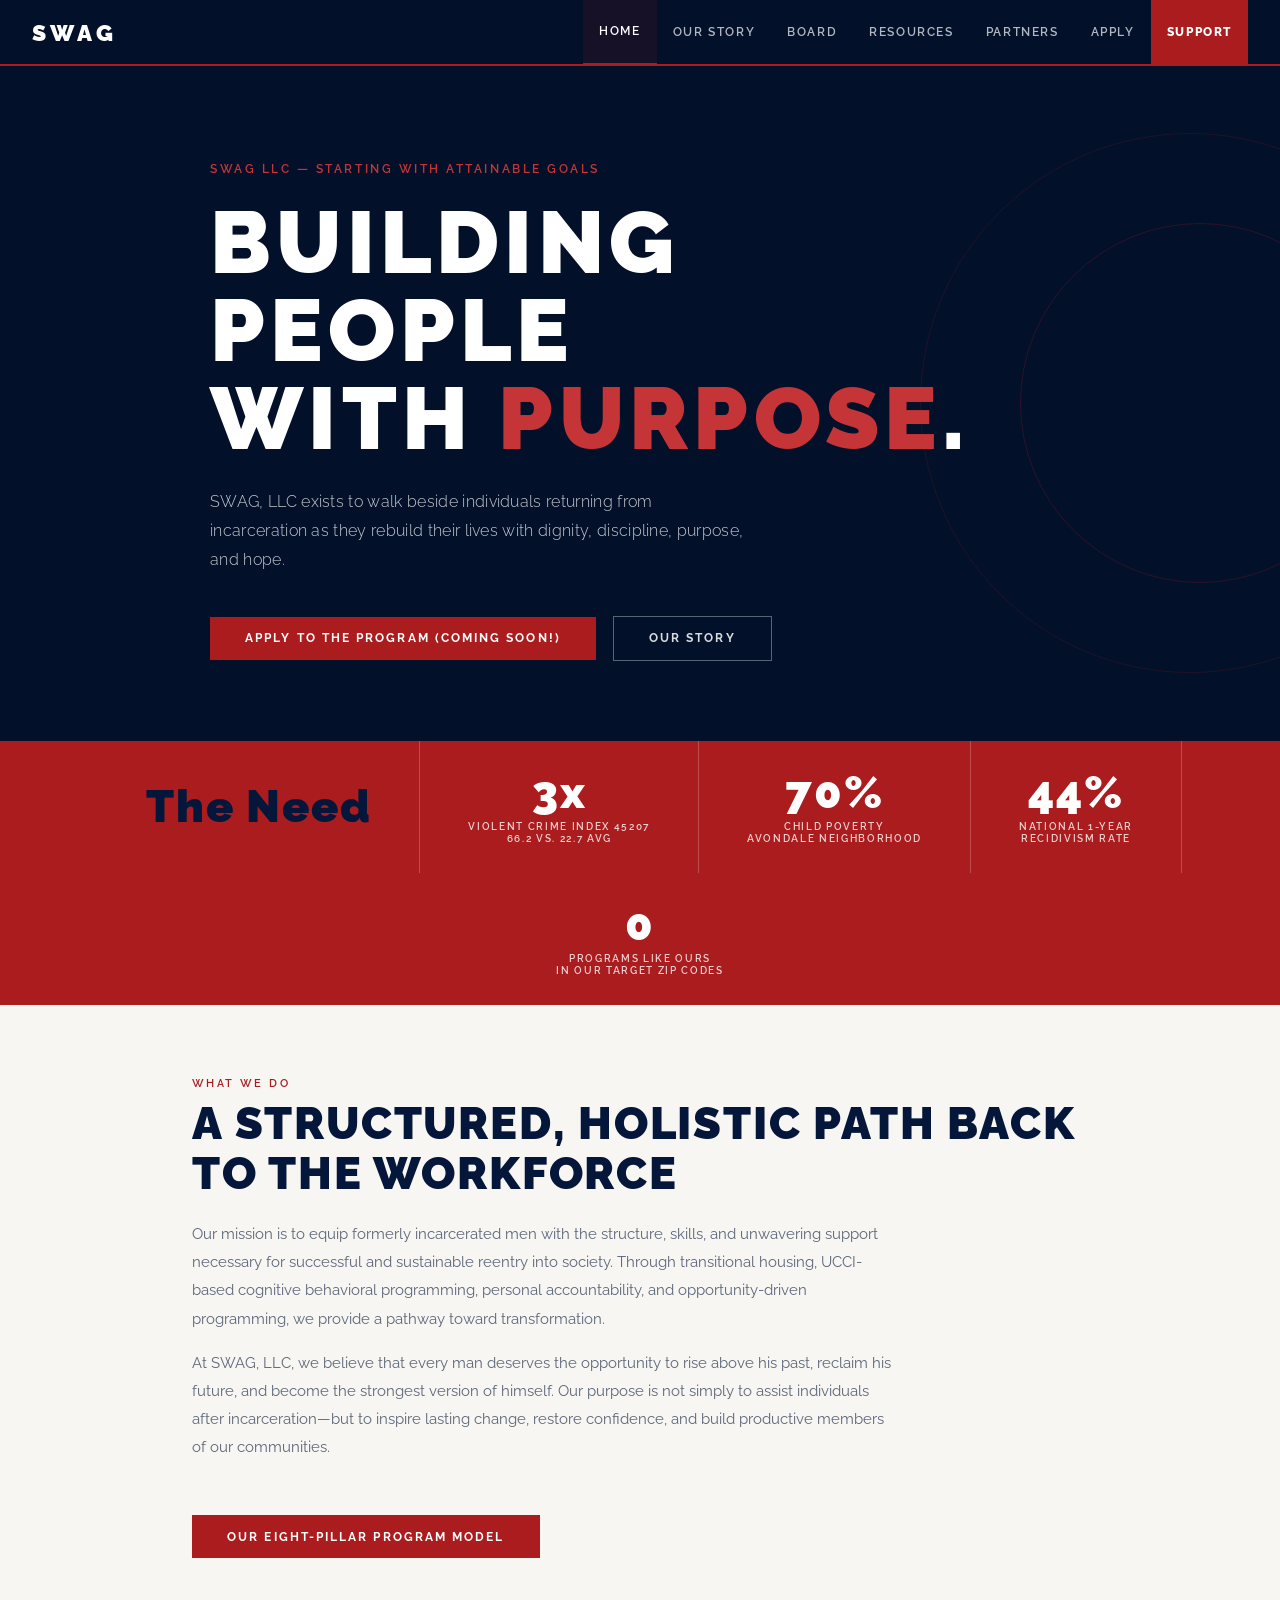
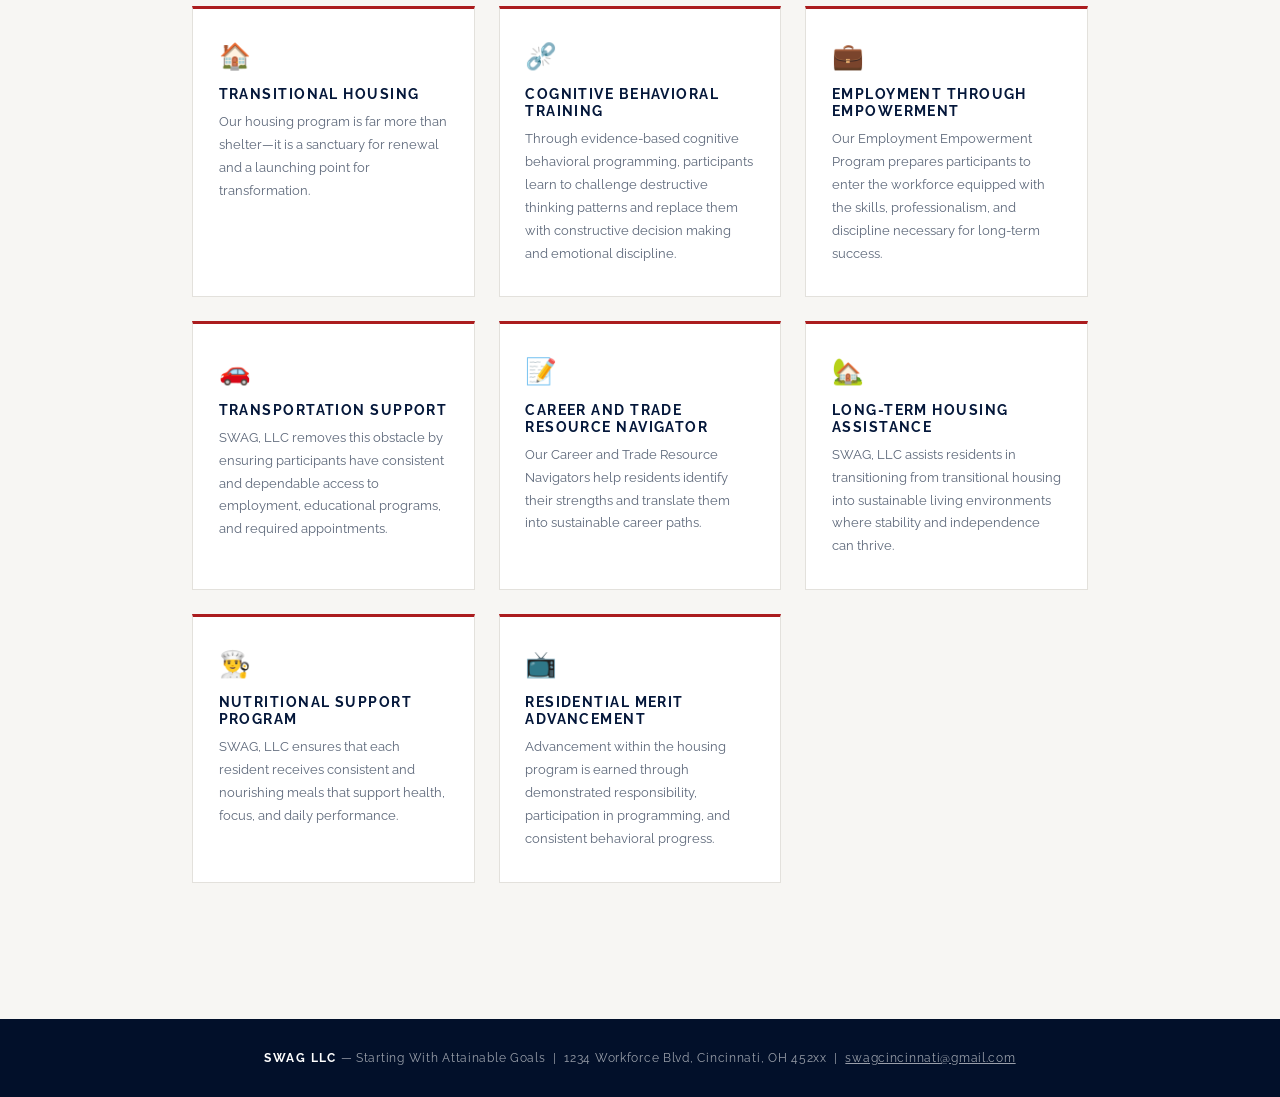
<file: index.html>
<!DOCTYPE html>
<html lang="en">
<head>
<meta charset="UTF-8">
<meta name="viewport" content="width=device-width, initial-scale=1.0">
<title>SWAG LLC &mdash; Building People with Purpose</title>
<link rel="stylesheet" href="style.css">
</head>
<body>

<nav>
  <a href="index.html" class="nav-logo">SWAG</a>
  <ul class="nav-links">
    <li><a href="index.html" class="active">Home</a></li>
    <li><a href="history.html">Our Story</a></li>
    <li><a href="board.html">Board</a></li>
    <li><a href="resources.html">Resources</a></li>
    <li><a href="partnerships.html">Partners</a></li>
    <li><a href="apply.html">Apply</a></li>
    <li><a href="support.html" class="nav-donate">Support</a></li>
  </ul>
</nav>

<div class="hero">
  <div class="hero-inner">
    <div class="hero-eyebrow">SWAG LLC &mdash; Starting With Attainable Goals</div>
    <h1>Building<br>People<br>with <em>purpose</em>.</h1>
    <p class="hero-sub">SWAG, LLC exists to walk beside individuals returning from incarceration as they rebuild their lives with dignity, discipline, purpose, and hope.</p>
    <a href="apply.html" class="btn">Apply to the Program (Coming Soon!)</a>
    <a href="history.html" class="btn btn-outline">Our Story</a>
  </div>
</div>

<div class="stats-bar">
  <h2 class="stat-item">The Need</h2>
  <div class="stat-item">
    <div class="stat-num">3x</div>
    <div class="stat-label">Violent crime index 45207<br>66.2 vs. 22.7 avg</div>
  </div>
  <div class="stat-item">
    <div class="stat-num">70%</div>
    <div class="stat-label">Child Poverty<br>Avondale neighborhood</div>
  </div>
  <div class="stat-item">
    <div class="stat-num">44%</div>
    <div class="stat-label">National 1-year<br>recidivism rate</div>
  </div>
  <div class="stat-item">
    <div class="stat-num">0</div>
    <div class="stat-label">Programs like ours<br>in our target zip codes</div>
  </div>
</div>

<div class="section">
    <div class="section-eyebrow">What We Do</div>
    <h2>A Structured, Holistic Path Back to the Workforce</h2>
    <p>Our mission is to equip formerly incarcerated men with the structure, skills, and unwavering support necessary for successful and sustainable reentry into society. Through transitional housing, UCCI-based cognitive behavioral programming, personal accountability, and opportunity-driven programming, we provide a pathway toward transformation.</p> 
    <p>At SWAG, LLC, we believe that every man deserves the opportunity to rise above his past, reclaim his future, and become the strongest version of himself. Our purpose is not simply to assist individuals after incarceration—but to inspire lasting change, restore confidence, and build productive members of our communities.</p>
    <br>
    <br>
    <h3><a href="resources.html" class="btn">OUR EIGHT-PILLAR PROGRAM MODEL</a></h3>

    <div class="pillars">
      <div class="pillar">
        <div class="pillar-icon">🏠</div>
        <h3>Transitional Housing</h3>
        <p>Our housing program is far more than shelter&mdash;it is a sanctuary for renewal and a launching point for transformation.</p>
      </div>
      <div class="pillar">
        <div class="pillar-icon">⛓️‍💥</div>
        <h3>Cognitive Behavioral Training</h3>
        <p>Through evidence-based cognitive behavioral programming, participants learn to challenge destructive thinking patterns and replace them with constructive decision making and emotional discipline.</p>
      </div>
      <div class="pillar">
        <div class="pillar-icon">💼</div>
        <h3>Employment Through Empowerment</h3>
        <p>Our Employment Empowerment Program prepares participants to enter the workforce equipped with the skills, professionalism, and discipline necessary for long-term success.</p>
      </div>
      <div class="pillar">
        <div class="pillar-icon">🚗</div>
        <h3>Transportation Support</h3>
        <p>SWAG, LLC removes this obstacle by ensuring participants have consistent and dependable access to employment, educational programs, and required appointments.</p>
      </div>
      <div class="pillar">
        <div class="pillar-icon">📝</div>
        <h3>Career and Trade Resource Navigator</h3>
        <p>Our Career and Trade Resource Navigators help residents identify their strengths and translate them into sustainable career paths.</p>
      </div>
      <div class="pillar">
        <div class="pillar-icon">🏡</div>
        <h3>Long-Term Housing Assistance</h3>
        <p>SWAG, LLC assists residents in transitioning from transitional housing into sustainable living environments where stability and independence can thrive.</p>
      </div>
      <div class="pillar">
        <div class="pillar-icon">👨‍🍳</div>
        <h3>Nutritional Support Program</h3>
        <p>SWAG, LLC ensures that each resident receives consistent and nourishing meals that support health, focus, and daily performance.</p>
      </div>
       <div class="pillar">
        <div class="pillar-icon">📺</div>
        <h3>Residential Merit Advancement</h3>
        <p>Advancement within the housing program is earned through demonstrated responsibility, participation in programming, and consistent behavioral progress.</p>
      </div>
    </div>
  </div>

  <footer>
    <strong>SWAG LLC</strong> &mdash; Starting With Attainable Goals &nbsp;|&nbsp; 1234 Workforce Blvd, Cincinnati, OH 452xx &nbsp;|&nbsp; <a href="mailto:swagcincinnati@gmail.com">swagcincinnati@gmail.com</a>
  </footer>
</div>

</body>
</html>
</file>
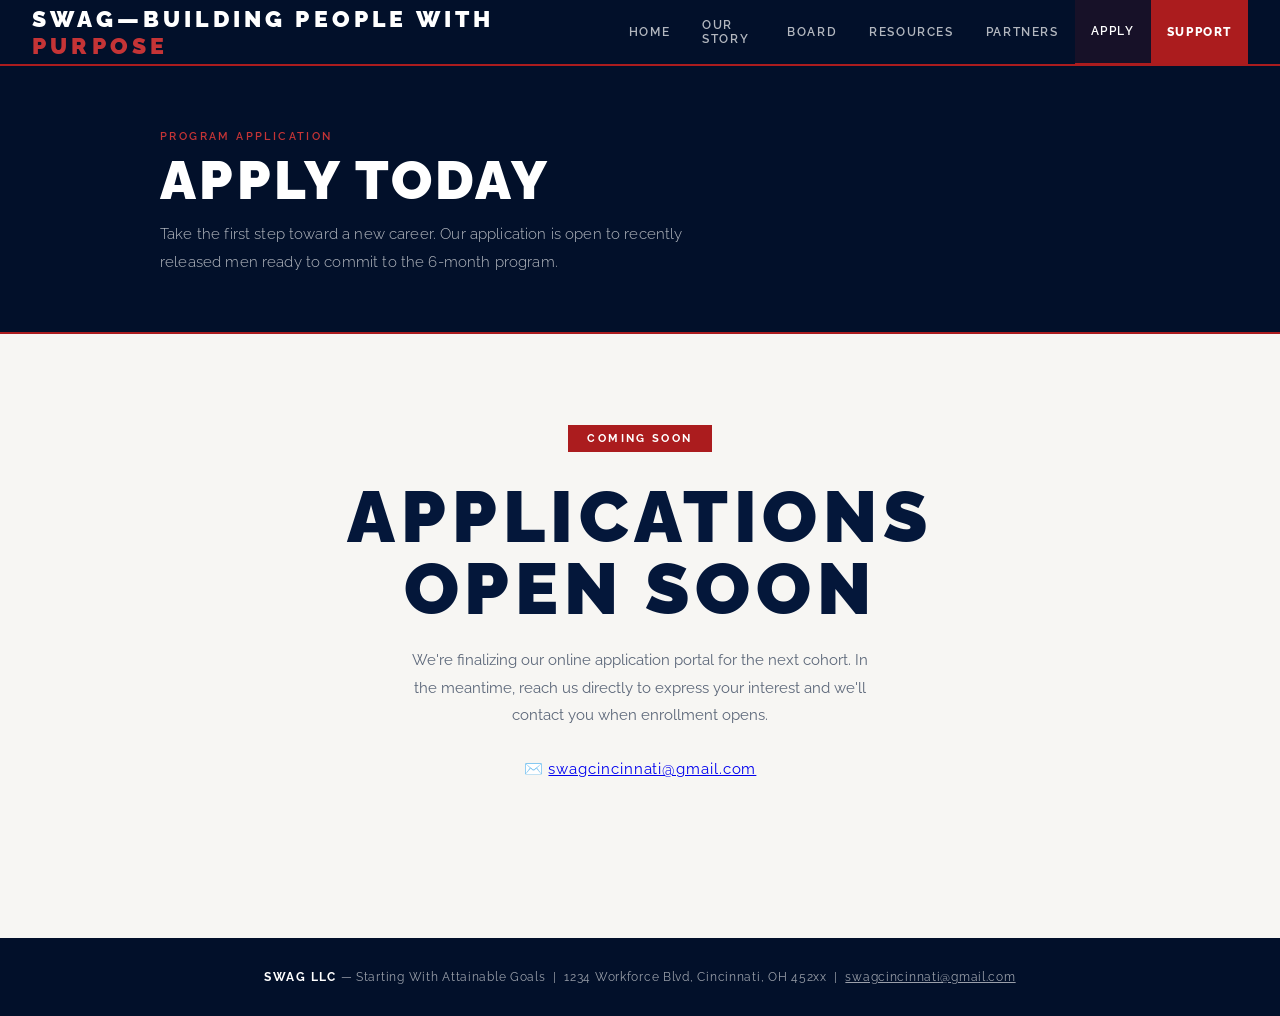
<file: apply.html>
<!DOCTYPE html>
<html lang="en">
<head>
<meta charset="UTF-8">
<meta name="viewport" content="width=device-width, initial-scale=1.0">
<title>SWAG LLC &mdash; Building People with Purpose</title>
<link rel="stylesheet" href="style.css">
</head>
<body>

<nav>
  <a href="index.html" class="nav-logo">SWAG&mdash;Building People With <span>Purpose</span></a>
  <ul class="nav-links">
    <li><a href="index.html">Home</a></li>
    <li><a href="history.html">Our Story</a></li>
    <li><a href="board.html">Board</a></li>
    <li><a href="resources.html">Resources</a></li>
    <li><a href="partnerships.html">Partners</a></li>
    <li><a href="apply.html" class="active">Apply</a></li>
     <li><a href="support.html" class="nav-donate">Support</a></li>
  </ul>
</nav>

<div class="page-header">
  <div class="page-header-inner">
    <div class="section-eyebrow">Program Application</div>
    <h2>Apply Today</h2>
    <p>Take the first step toward a new career. Our application is open to recently released men ready to commit to the 6-month program.</p>
  </div>
</div>

<div class="coming-soon-wrap">
  <div class="cs-badge">Coming Soon</div>
  <h2>Applications<br>Open Soon</h2>
  <p>We're finalizing our online application portal for the next cohort. In the meantime, reach us directly to express your interest and we'll contact you when enrollment opens.</p>
  <br>
  <p class="contact-info">✉️ <a href="mailto:swagcincinnati@gmail.com">swagcincinnati@gmail.com</a></p>
</div>

  <footer>
    <strong>SWAG LLC</strong> &mdash; Starting With Attainable Goals &nbsp;|&nbsp; 1234 Workforce Blvd, Cincinnati, OH 452xx &nbsp;|&nbsp; <a href="mailto:swagcincinnati@gmail.com">swagcincinnati@gmail.com</a>
  </footer>
</body>
</html>
</file>
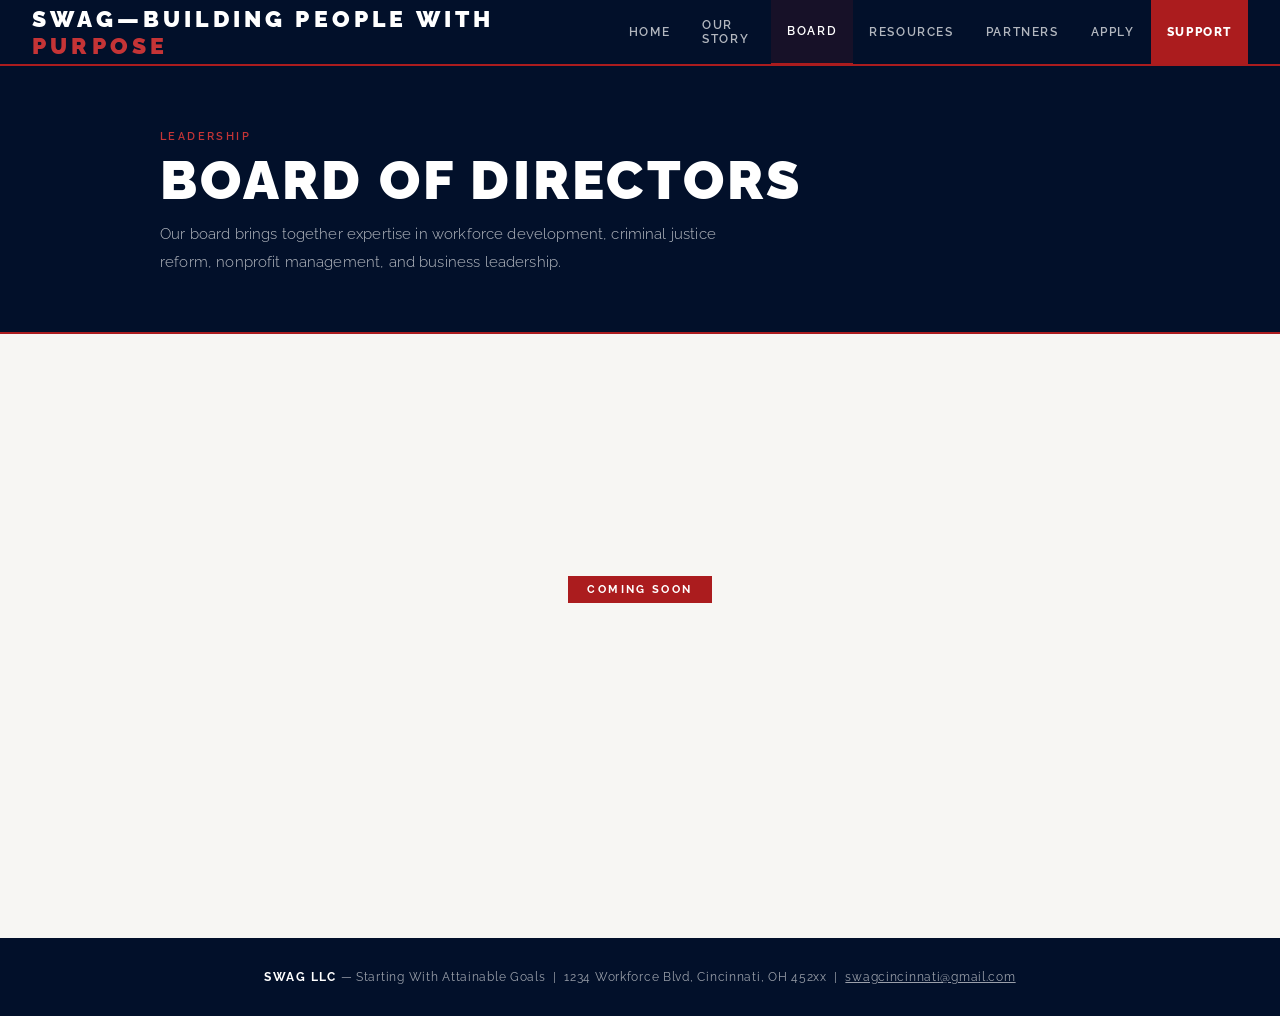
<file: board.html>
<!DOCTYPE html>
<html lang="en">
<head>
<meta charset="UTF-8">
<meta name="viewport" content="width=device-width, initial-scale=1.0">
<title>SWAG LLC &mdash; Building People with Purpose</title>
<link rel="stylesheet" href="style.css">
</head>
<body>

<nav>
  <a href="index.html" class="nav-logo">SWAG&mdash;Building People With <span>Purpose</span></a>
  <ul class="nav-links">
    <li><a href="index.html"">Home</a></li>
    <li><a href="history.html">Our Story</a></li>
    <li><a href="board.html" class="active">Board</a></li>
    <li><a href="resources.html">Resources</a></li>
    <li><a href="partnerships.html">Partners</a></li>
    <li><a href="apply.html">Apply</a></li>
    <li><a href="support.html" class="nav-donate">Support</a></li>
  </ul>
</nav>

<div class="page-header">
  <div class="page-header-inner">
    <div class="section-eyebrow">Leadership</div>
    <h2>Board of Directors</h2>
    <p>Our board brings together expertise in workforce development, criminal justice reform, nonprofit management, and business leadership.</p>
  </div>
</div>

<div class="coming-soon-wrap">
 <div class="cs-badge">Coming Soon</div>
</div>
<!-- Eventually 
<div class="section">
  <div class="board-grid">
    <div class="board-card">
      <div class="board-card-accent gold"></div>
      <div class="board-card-body">
        <div class="board-initials">JC</div>
        <div class="board-name">Joseph Caldwell</div>
        <div class="board-title">Founder &amp; CEO</div>
        <p class="board-bio"></p>
      </div>
    </div>
    <div class="board-card">
      <div class="board-card-accent gold"></div>
      <div class="board-card-body">
        <div class="board-initials">DO</div>
        <div class="board-name">Diane Okafor</div>
        <div class="board-title">Vice Chair &amp; Co-Founder</div>
        <p class="board-bio">Diane brings over a decade of experience in nonprofit administration and community-based social services. As co-founder, she oversees program operations, curriculum development, and participant case management.</p>
      </div>
    </div>
    <div class="board-card">
      <div class="board-card-accent"></div>
      <div class="board-card-body">
        <div class="board-initials">RT</div>
        <div class="board-name">Raymond Torres</div>
        <div class="board-title">Treasurer</div>
        <p class="board-bio">Raymond is a certified public accountant and partner at a Houston-based financial advisory firm. He chairs TXBH's finance committee, overseeing budgeting, grant compliance, and financial reporting to ensure organizational sustainability.</p>
      </div>
    </div>
    <div class="board-card">
      <div class="board-card-accent"></div>
      <div class="board-card-body">
        <div class="board-initials">KJ</div>
        <div class="board-name">Keisha Johnson</div>
        <div class="board-title">Secretary</div>
        <p class="board-bio">Keisha is a licensed social worker and adjunct professor in criminal justice at a Houston-area university. Her expertise in reentry policy and trauma-informed care shapes TXBH's participant support and intake processes.</p>
      </div>
    </div>
    <div class="board-card">
      <div class="board-card-accent"></div>
      <div class="board-card-body">
        <div class="board-initials">AL</div>
        <div class="board-name">Anthony Lewis</div>
        <div class="board-title">Director at Large</div>
        <p class="board-bio">Anthony is a program alumnus who completed the TXBH program in 2021 and is now a site supervisor at a regional logistics company. His experience as a participant gives the board an essential perspective on program effectiveness and participant needs.</p>
      </div>
    </div>
  </div>
</div>
-->
  <footer>
    <strong>SWAG LLC</strong> &mdash; Starting With Attainable Goals &nbsp;|&nbsp; 1234 Workforce Blvd, Cincinnati, OH 452xx &nbsp;|&nbsp; <a href="mailto:swagcincinnati@gmail.com">swagcincinnati@gmail.com</a>
  </footer>

</body>
</html>
</file>
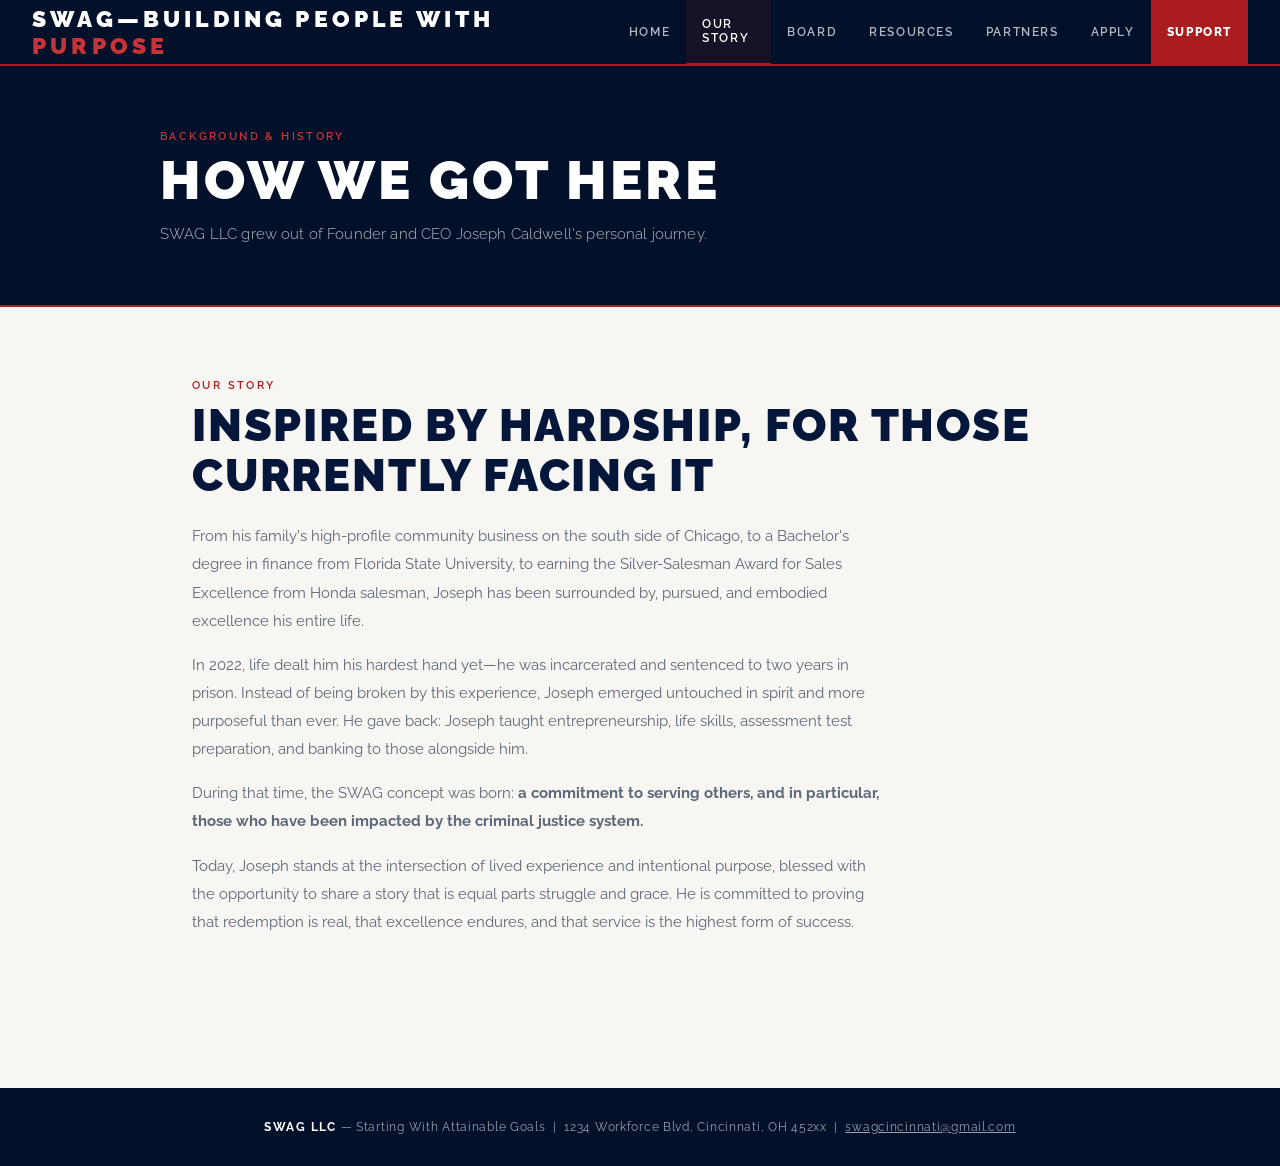
<file: history.html>
<!DOCTYPE html>
<html lang="en">
<head>
<meta charset="UTF-8">
<meta name="viewport" content="width=device-width, initial-scale=1.0">
<title>SWAG LLC &mdash; Building People with Purpose</title>
<link rel="stylesheet" href="style.css">
</head>
<body>

<nav>
  <a href="index.html" class="nav-logo">SWAG&mdash;Building People With <span>Purpose</span></a>
  <ul class="nav-links">
    <li><a href="index.html">Home</a></li>
    <li><a href="history.html" class="active">Our Story</a></li>
    <li><a href="board.html">Board</a></li>
    <li><a href="resources.html">Resources</a></li>
    <li><a href="partnerships.html">Partners</a></li>
    <li><a href="apply.html">Apply</a></li>
    <li><a href="support.html" class="nav-donate">Support</a></li>
  </ul>
</nav>

<div class="page-header">
  <div class="page-header-inner">
    <div class="section-eyebrow">Background &amp; History</div>
    <h2>How We Got Here</h2>
    <p>SWAG LLC grew out of Founder and CEO Joseph Caldwell's personal journey.</p>
  </div>
</div>

<div class="section">
  <div class="section-eyebrow">Our Story</div>
  <h2>Inspired by hardship, for those currently facing it</h2>
  <p>From his family's high-profile community business on the south side of Chicago, to a Bachelor's degree in finance from Florida State University, to earning the Silver-Salesman Award for Sales Excellence from Honda salesman, Joseph has been surrounded by, pursued, and embodied excellence his entire life.</p>
  <p>In 2022, life dealt him his hardest hand yet&mdash;he was incarcerated and sentenced to two years in prison. Instead of being broken by this experience, Joseph emerged untouched in spirit and more purposeful than ever. He gave back: Joseph taught entrepreneurship, life skills, assessment test preparation, and banking to those alongside him.</p>
  <p>During that time, the SWAG concept was born: <strong>a commitment to serving others, and in particular, those who have been impacted by the criminal justice system.</strong></p>
  <p>Today, Joseph stands at the intersection of lived experience and intentional purpose, blessed with the opportunity to share a story that is equal parts struggle and grace. He is committed to proving that redemption is real, that excellence endures, and that service is the highest form of success.</p>

<!-- 
  <div class="timeline">
    <h3>Timeline</h3>
    <div class="tl-item">
      <div class="tl-year">2019</div>
      <div class="tl-title">The First Workshop</div>
      <div class="tl-body">Marcus Webb and Diane Okafor launch informal job-readiness sessions at a community church in Houston's Third Ward, serving eight participants in the inaugural cohort.</div>
    </div>
    <div class="tl-item">
      <div class="tl-year">2020</div>
      <div class="tl-title">Formal Incorporation</div>
      <div class="tl-body">TXBH LLC is officially registered in the State of Texas. The organization secures its first small-business grant from Harris County and expands its programming to three days per week.</div>
    </div>
    <div class="tl-item">
      <div class="tl-year">2021</div>
      <div class="tl-title">Employer Partnership Program Launch</div>
      <div class="tl-body">After connecting its first cohort graduates with local contractors, TXBH formalizes its employer partnership model — negotiating reserved interview slots and on-the-job training agreements with seven founding employer partners.</div>
    </div>
    <div class="tl-item">
      <div class="tl-year">2022</div>
      <div class="tl-title">12-Week Curriculum Developed</div>
      <div class="tl-body">In collaboration with community college instructors and vocational training experts, TXBH launches its signature 12-week program — integrating skills training, mentorship, and employer introduction into one cohesive pathway.</div>
    </div>
    <div class="tl-item">
      <div class="tl-year">2024</div>
      <div class="tl-title">200th Placement Milestone</div>
      <div class="tl-body">TXBH celebrates its 200th successful job placement. The organization also opens a dedicated resource center at its Houston headquarters, providing participants with workspace, computer access, and on-site case management.</div>
    </div>
  </div>
-->
</div>

  <footer>
    <strong>SWAG LLC</strong> &mdash; Starting With Attainable Goals &nbsp;|&nbsp; 1234 Workforce Blvd, Cincinnati, OH 452xx &nbsp;|&nbsp; <a href="mailto:swagcincinnati@gmail.com">swagcincinnati@gmail.com</a>
  </footer>

</body>
</html>
</file>
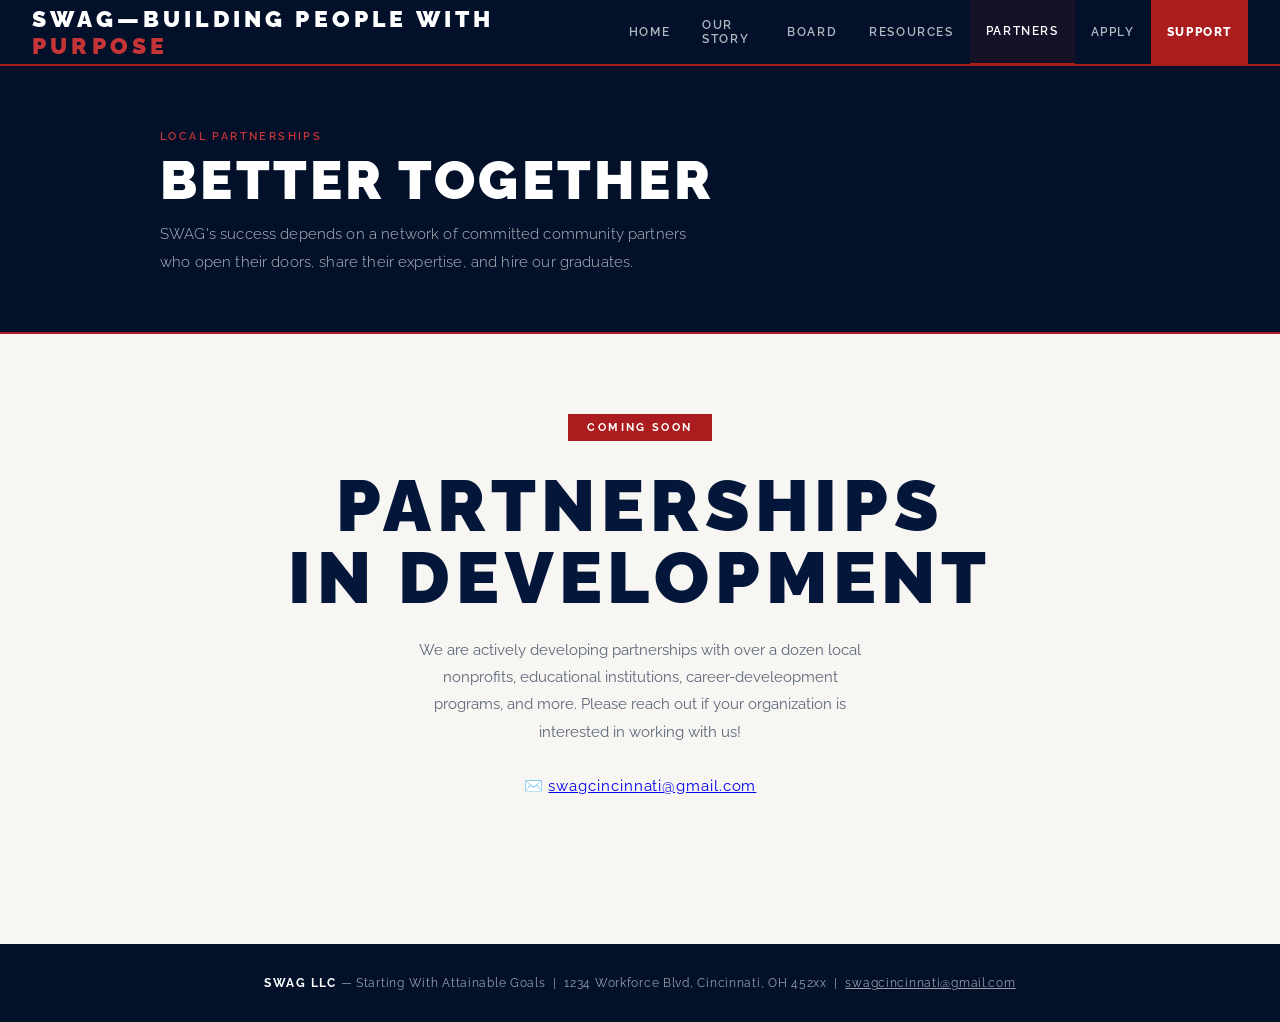
<file: partnerships.html>
<!DOCTYPE html>
<html lang="en">
<head>
<meta charset="UTF-8">
<meta name="viewport" content="width=device-width, initial-scale=1.0">
<title>SWAG LLC &mdash; Building People with Purpose</title>
<link rel="stylesheet" href="style.css">
</head>
<body>

<nav>
  <a href="index.html" class="nav-logo">SWAG&mdash;Building People With <span>Purpose</span></a>
  <ul class="nav-links">
    <li><a href="index.html">Home</a></li>
    <li><a href="history.html">Our Story</a></li>
    <li><a href="board.html">Board</a></li>
    <li><a href="resources.html">Resources</a></li>
    <li><a href="partnerships.html" class="active">Partners</a></li>
    <li><a href="apply.html">Apply</a></li>
    <li><a href="support.html" class="nav-donate">Support</a></li>
  </ul>
</nav>

<div class="page-header">
  <div class="page-header-inner">
    <div class="section-eyebrow">Local Partnerships</div>
    <h2>Better Together</h2>
    <p>SWAG's success depends on a network of committed community partners who open their doors, share their expertise, and hire our graduates.</p>
  </div>
</div>

<div class="coming-soon-wrap">
  <div class="cs-badge">Coming Soon</div>
  <h2>Partnerships<br>In Development</h2>
  <p>We are actively developing partnerships with over a dozen local nonprofits, educational institutions, career-develeopment programs, and more. Please reach out if your organization is interested in working with us!</p>
  <br>
  <p class="contact-info">✉️ <a href="mailto:swagcincinnati@gmail.com">swagcincinnati@gmail.com</a></p>
</div>

<!--
<div class="section">
  <div class="resource-grid">
    <div class="partner-card">
      <div class="partner-icon">🏗️</div>
      <div>
        <div class="partner-name">Gulf Coast Builders Alliance</div>
        <div class="partner-type">Employer Partner</div>
        <p class="partner-desc">A coalition of regional construction firms committed to fair-chance hiring. Alliance members have hired 60+ TXBH graduates into apprenticeship and journeyman positions since 2021.</p>
      </div>
    </div>
    <div class="partner-card">
      <div class="partner-icon">🎓</div>
      <div>
        <div class="partner-name">Houston Community College — Workforce Institute</div>
        <div class="partner-type">Education Partner</div>
        <p class="partner-desc">HCC's Workforce Institute provides TXBH participants with access to accredited vocational courses, on-site instructors, and subsidized certification testing through a formal memorandum of understanding.</p>
      </div>
    </div>
    <div class="partner-card">
      <div class="partner-icon">⚖️</div>
      <div>
        <div class="partner-name">Texas Fair Defense Project</div>
        <div class="partner-type">Legal Aid Partner</div>
        <p class="partner-desc">A statewide nonprofit providing pro bono legal services to low-income Texans. TFDP attorneys conduct monthly clinics at TXBH's resource center, offering record-clearing consultations to all program participants.</p>
      </div>
    </div>
    <div class="partner-card">
      <div class="partner-icon">🏠</div>
      <div>
        <div class="partner-name">Beacon House Houston</div>
        <div class="partner-type">Housing Partner</div>
        <p class="partner-desc">A transitional housing organization operating three facilities in Harris County. Beacon House reserves a priority intake track for TXBH participants who need stable housing upon program entry.</p>
      </div>
    </div>
    <div class="partner-card">
      <div class="partner-icon">🤲</div>
      <div>
        <div class="partner-name">Harris County Reentry Services</div>
        <div class="partner-type">Government Partner</div>
        <p class="partner-desc">The county's official reentry coordination office connects TXBH with participants referred directly from parole supervision, provides co-funded case management staffing, and supports TXBH's grant reporting requirements.</p>
      </div>
    </div>
  </div>
</div>
-->

  <footer>
    <strong>SWAG LLC</strong> &mdash; Starting With Attainable Goals &nbsp;|&nbsp; 1234 Workforce Blvd, Cincinnati, OH 452xx &nbsp;|&nbsp; <a href="mailto:swagcincinnati@gmail.com">swagcincinnati@gmail.com</a>
  </footer>

</body>
</html>
</file>
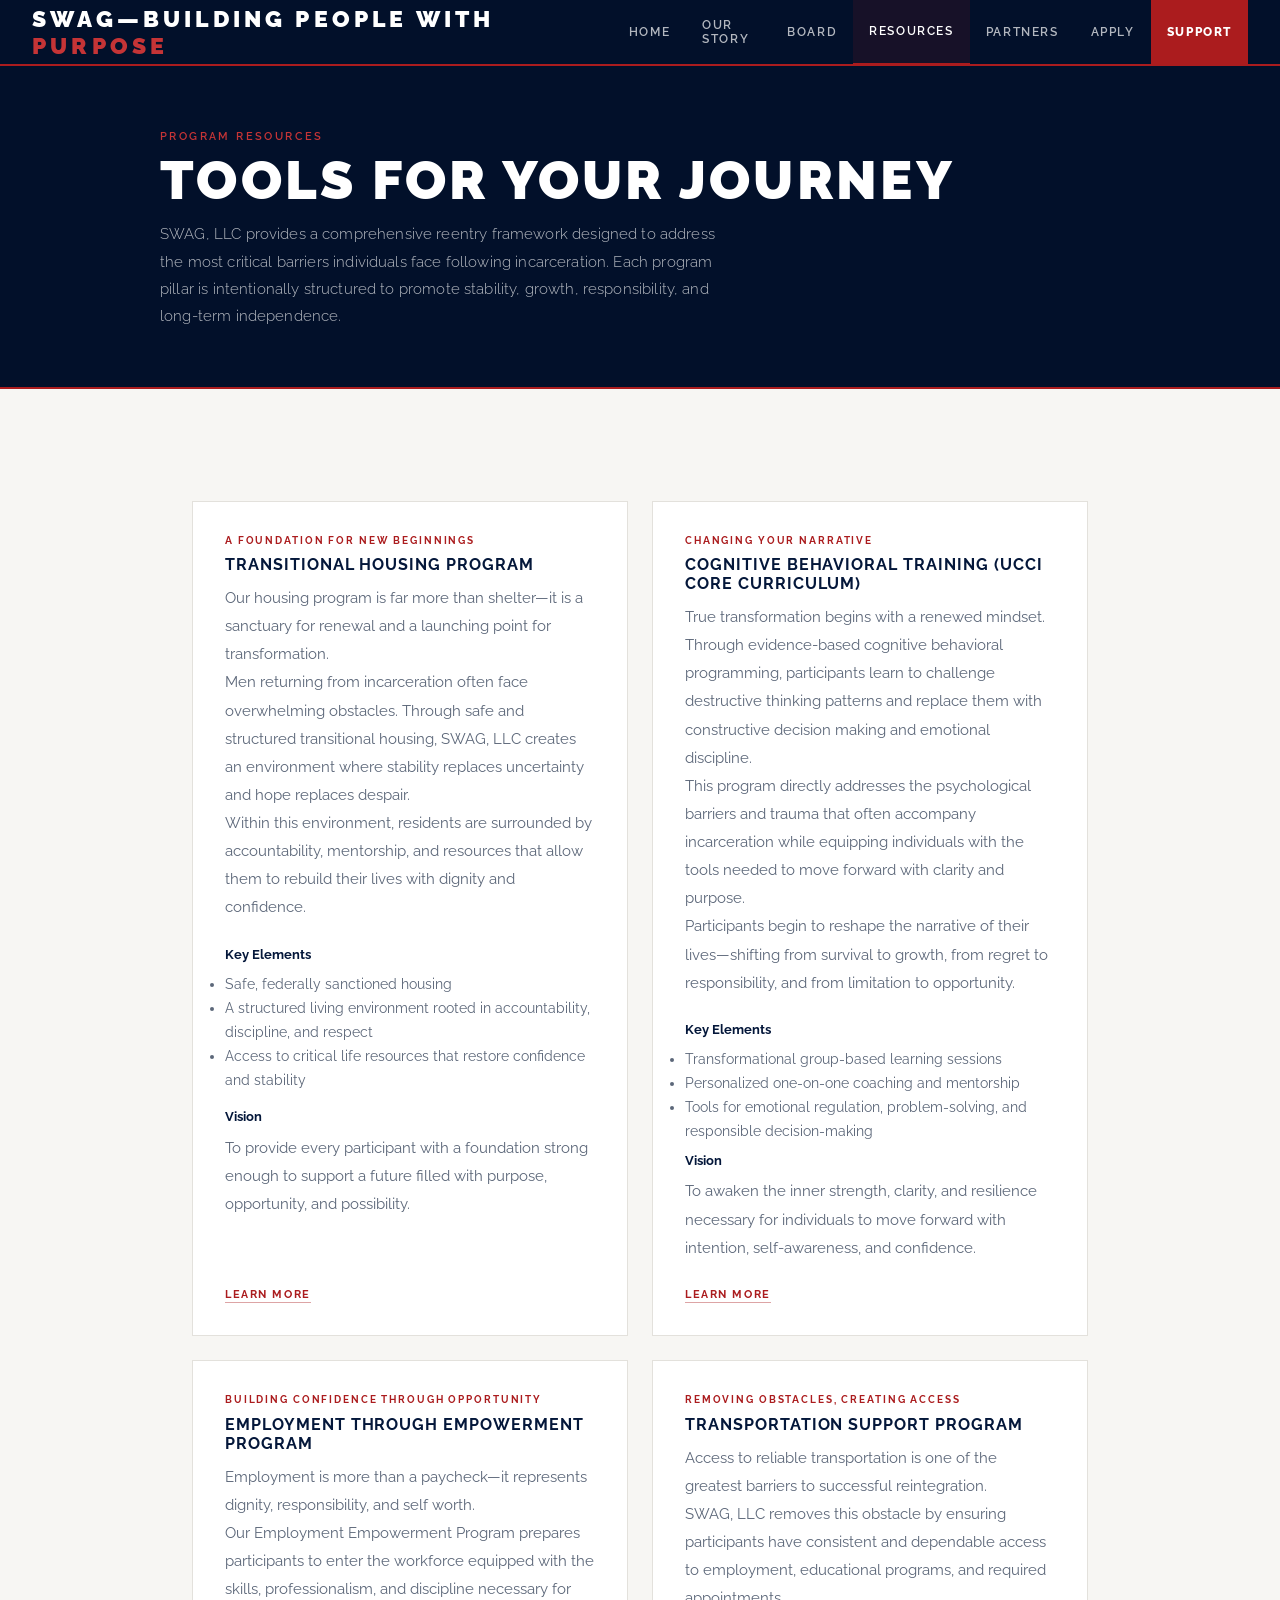
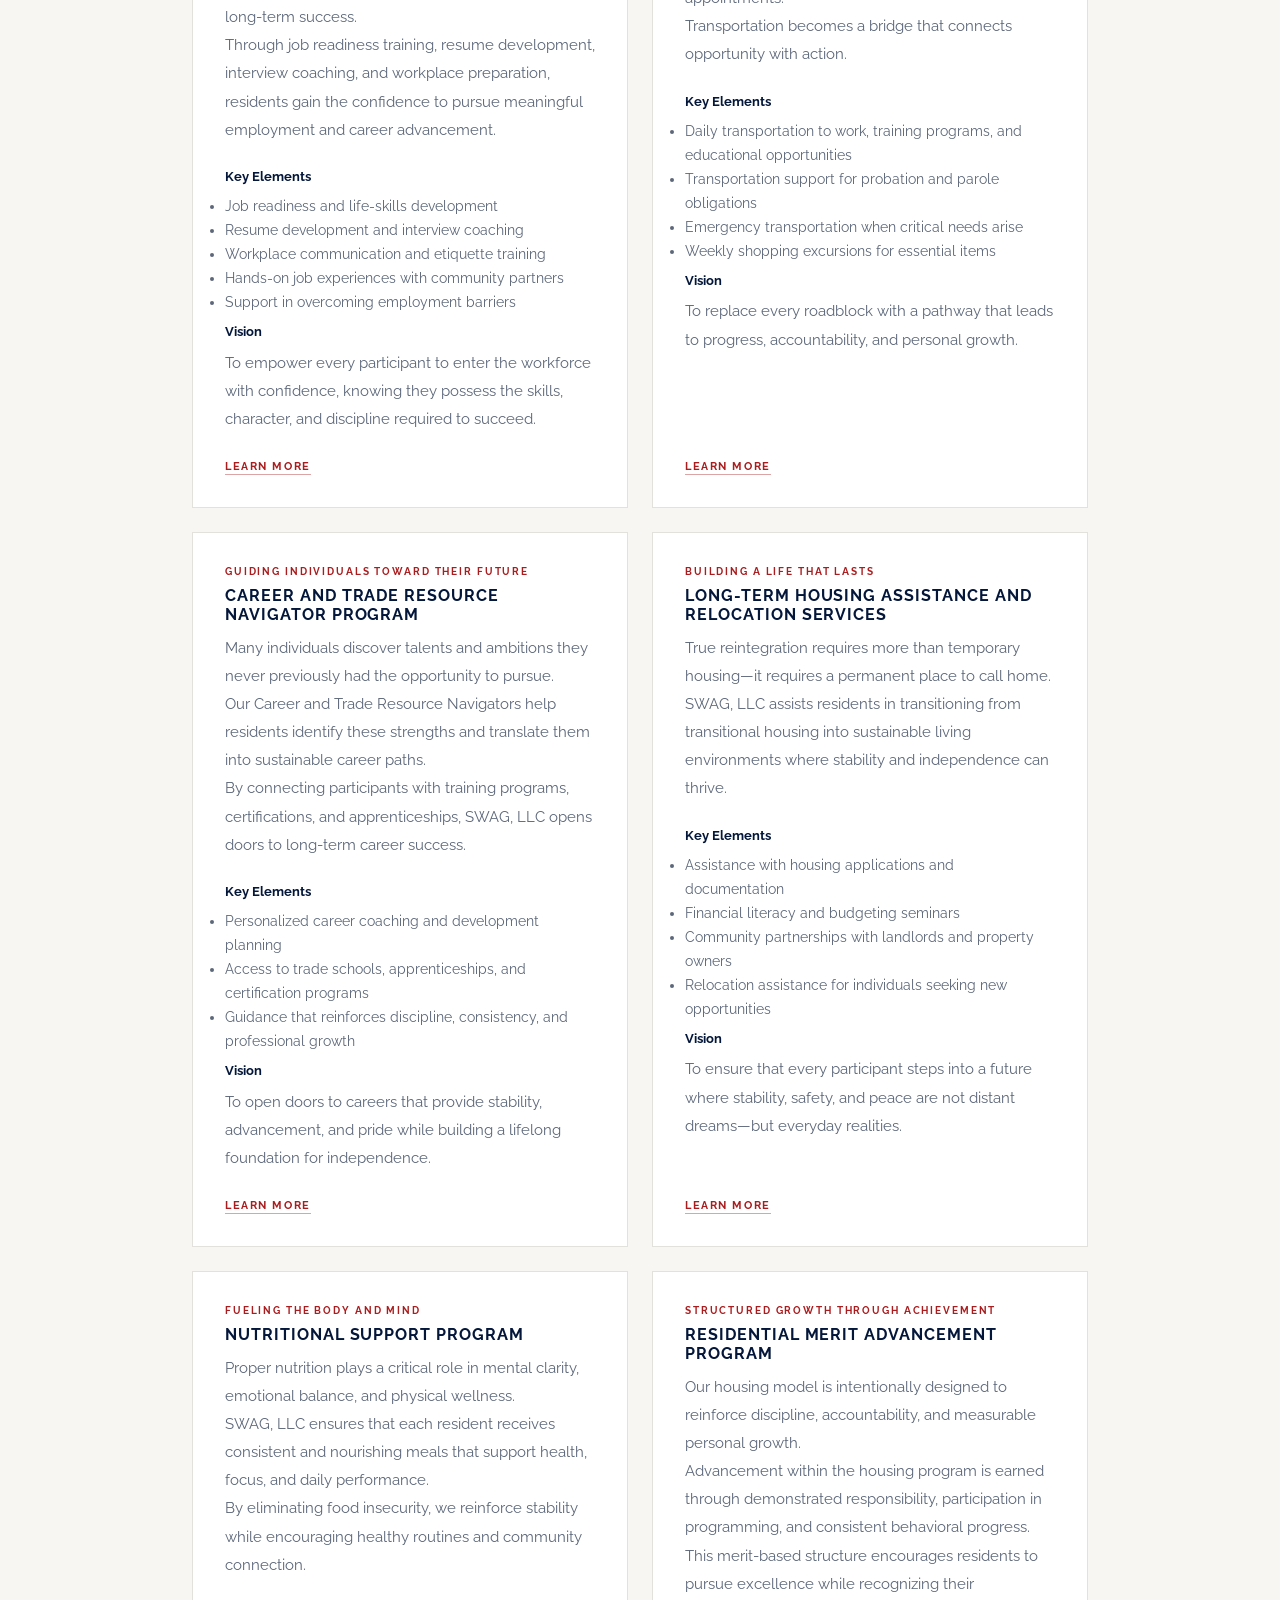
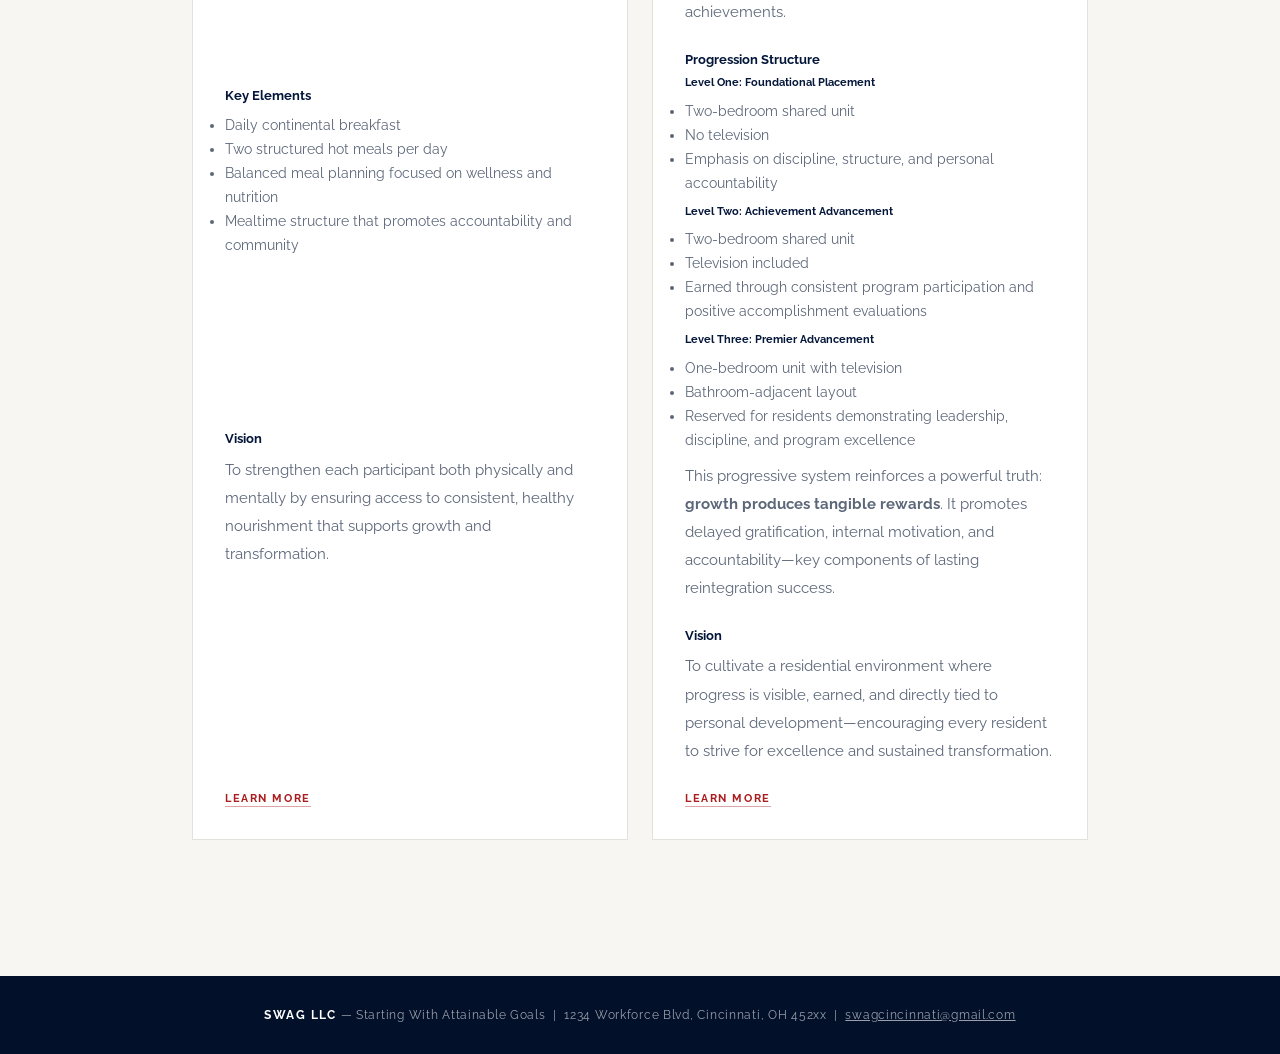
<file: resources.html>
<!DOCTYPE html>
<html lang="en">
<head>
<meta charset="UTF-8">
<meta name="viewport" content="width=device-width, initial-scale=1.0">
<title>SWAG LLC &mdash; Building People with Purpose</title>
<link rel="stylesheet" href="style.css">
</head>
<body>

<nav>
  <a href="index.html" class="nav-logo">SWAG&mdash;Building People With <span>Purpose</span></a>
  <ul class="nav-links">
    <li><a href="index.html">Home</a></li>
    <li><a href="history.html">Our Story</a></li>
    <li><a href="board.html">Board</a></li>
    <li><a href="resources.html" class="active">Resources</a></li>
    <li><a href="partnerships.html">Partners</a></li>
    <li><a href="apply.html">Apply</a></li>
    <li><a href="support.html" class="nav-donate">Support</a></li>
  </ul>
</nav>

<div class="page-header">
  <div class="page-header-inner">
    <div class="section-eyebrow">Program Resources</div>
    <h2>Tools for Your Journey</h2>
    <p>SWAG, LLC provides a comprehensive reentry framework designed to address the most critical barriers individuals face following incarceration. Each program pillar is intentionally structured to promote stability, growth, responsibility, and long-term independence.</p>
  </div>
</div>

<div class="section">
  <div class="resource-grid">
    <div class="resource-card">
      <h5 class="rc-tag">A Foundation for New Beginnings</h5>
      <h3 class="rc-title">Transitional Housing Program</h3>
      <p class="rc-body">Our housing program is far more than shelter&mdash;it is a sanctuary for renewal and a launching point for transformation.<br>Men returning from incarceration often face overwhelming obstacles. Through safe and structured transitional housing, SWAG, LLC creates an environment where stability replaces uncertainty and hope replaces despair.<br>Within this environment, residents are surrounded by accountability, mentorship, and resources that allow them to rebuild their lives with dignity and confidence.
      <h5>Key Elements</h5>
      <ul class="rc-body">
        <li>Safe, federally sanctioned housing</li>
        <li>A structured living environment rooted in accountability, discipline, and respect</li>
        <li>Access to critical life resources that restore confidence and stability</li>
      </ul>
      <h5>Vision</h5>
      <p class="rc-body">To provide every participant with a foundation strong enough to support a future filled with purpose, opportunity, and possibility.</p>
      <a class="rc-link" href="#">Learn More</a>
    </div>
    
    <div class="resource-card">
      <div class="rc-tag">Changing Your Narrative</div>
      <div class="rc-title">Cognitive Behavioral Training (UCCI CORE Curriculum)</div>
      <p class="rc-body">True transformation begins with a renewed mindset.<br>Through evidence-based cognitive behavioral programming, participants learn to challenge destructive thinking patterns and replace them with constructive decision making and emotional discipline.<br>This program directly addresses the psychological barriers and trauma that often accompany incarceration while equipping individuals with the tools needed to move forward with clarity and purpose.<br>Participants begin to reshape the narrative of their lives—shifting from survival to growth, from regret to responsibility, and from limitation to opportunity.</p>
      <h5>Key Elements</h5>
      <ul class="rc-body">
        <li>Transformational group-based learning sessions</li>
        <li>Personalized one-on-one coaching and mentorship</li>
        <li>Tools for emotional regulation, problem-solving, and responsible decision-making</li>
      </ul>
      <h5>Vision</h5>
      <p class="rc-body">To awaken the inner strength, clarity, and resilience necessary for individuals to move forward with intention, self-awareness, and confidence.</p>
      <a class="rc-link" href="#">Learn More</a>
    </div>
    
    <div class="resource-card">
      <div class="rc-tag">Building Confidence Through Opportunity</div>
      <div class="rc-title">Employment Through Empowerment Program</div>
      <p class="rc-body">Employment is more than a paycheck&mdash;it represents dignity, responsibility, and self worth.<br>Our Employment Empowerment Program prepares participants to enter the workforce equipped with the skills, professionalism, and discipline necessary for long-term success.<br>Through job readiness training, resume development, interview coaching, and workplace preparation, residents gain the confidence to pursue meaningful employment and career advancement.</p>
      <h5>Key Elements</h5>
      <ul class="rc-body">
        <li>Job readiness and life-skills development</li>
        <li>Resume development and interview coaching</li>
        <li>Workplace communication and etiquette training</li>
        <li>Hands-on job experiences with community partners</li>
        <li>Support in overcoming employment barriers</li>
      </ul>
      <h5>Vision</h5>
      <p class="rc-body">To empower every participant to enter the workforce with confidence, knowing they possess the skills, character, and discipline required to succeed.</p>
      <a class="rc-link" href="#">Learn More</a>
    </div>
    
    <div class="resource-card">
      <div class="rc-tag">Removing Obstacles, Creating Access</div>
      <div class="rc-title">Transportation Support Program</div>
      <p class="rc-body">Access to reliable transportation is one of the greatest barriers to successful reintegration.<br>SWAG, LLC removes this obstacle by ensuring participants have consistent and dependable access to employment, educational programs, and required appointments.<br>Transportation becomes a bridge that connects opportunity with action.</p>
      <h5>Key Elements</h5>
      <ul class="rc-body">
        <li>Daily transportation to work, training programs, and educational opportunities</li>
        <li>Transportation support for probation and parole obligations</li>
        <li>Emergency transportation when critical needs arise</li>
        <li>Weekly shopping excursions for essential items</li>
      </ul>
      <h5>Vision</h5>
      <p class="rc-body">To replace every roadblock with a pathway that leads to progress, accountability, and personal growth.</p>
      <a class="rc-link" href="#">Learn More</a>
    </div>
   
    <div class="resource-card">
      <div class="rc-tag">Guiding Individuals Toward Their Future</div>
      <div class="rc-title">Career and Trade Resource Navigator Program</div>
      <p class="rc-body">Many individuals discover talents and ambitions they never previously had the opportunity to pursue.<br>Our Career and Trade Resource Navigators help residents identify these strengths and translate them into sustainable career paths.<br>By connecting participants with training programs, certifications, and apprenticeships, SWAG, LLC opens doors to long-term career success.</p>
      <h5>Key Elements</h5>
      <ul class="rc-body">
        <li>Personalized career coaching and development planning</li>
        <li>Access to trade schools, apprenticeships, and certification programs</li>
        <li>Guidance that reinforces discipline, consistency, and professional growth</li>
      </ul>
      <h5>Vision</h5>
      <p class="rc-body">To open doors to careers that provide stability, advancement, and pride while building a lifelong foundation for independence.</p>
      <a class="rc-link" href="#">Learn More</a>
    </div>

    <div class="resource-card">
      <div class="rc-tag">Building a Life That Lasts</div>
      <div class="rc-title">Long-Term Housing Assistance and Relocation Services</div>
      <p class="rc-body">True reintegration requires more than temporary housing&mdash;it requires a permanent place to call home.<br>SWAG, LLC assists residents in transitioning from transitional housing into sustainable living environments where stability and independence can thrive.</p>
      <h5>Key Elements</h5>
      <ul class="rc-body">
        <li>Assistance with housing applications and documentation</li>
        <li>Financial literacy and budgeting seminars</li>
        <li>Community partnerships with landlords and property owners</li>
        <li>Relocation assistance for individuals seeking new opportunities</li>
      </ul>
      <h5>Vision</h5>
      <p class="rc-body">To ensure that every participant steps into a future where stability, safety, and peace are not distant dreams&mdash;but everyday realities.</p>
      <a class="rc-link" href="#">Learn More</a>
    </div>

    <div class="resource-card">
      <div class="rc-tag">Fueling the Body and Mind</div>
      <div class="rc-title">Nutritional Support Program</div>
      <p class="rc-body">Proper nutrition plays a critical role in mental clarity, emotional balance, and physical wellness.<br>SWAG, LLC ensures that each resident receives consistent and nourishing meals that support health, focus, and daily performance.<br>By eliminating food insecurity, we reinforce stability while encouraging healthy routines and community connection.</p>
      <h5>Key Elements</h5>
      <ul class="rc-body">
        <li>Daily continental breakfast</li>
        <li>Two structured hot meals per day</li>
        <li>Balanced meal planning focused on wellness and nutrition</li>
        <li>Mealtime structure that promotes accountability and community</li>
      </ul>
      <h5>Vision</h5>
      <p class="rc-body">To strengthen each participant both physically and mentally by ensuring access to consistent, healthy nourishment that supports growth and transformation.</p>
      <a class="rc-link" href="#">Learn More</a>
    </div>

    <div class="resource-card">
      <div class="rc-tag">Structured Growth Through Achievement</div>
      <div class="rc-title">Residential Merit Advancement Program</div>
      <p class="rc-body">Our housing model is intentionally designed to reinforce discipline, accountability, and measurable personal growth.<br>Advancement within the housing program is earned through demonstrated responsibility, participation in programming, and consistent behavioral progress.<br>This merit-based structure encourages residents to pursue excellence while recognizing their achievements.</p>
      <h5>Progression Structure</h5>
      <h6>Level One: Foundational Placement</h6>
      <ul class="rc-body">
        <li>Two-bedroom shared unit</li>
        <li>No television</li>
        <li>Emphasis on discipline, structure, and personal accountability</li>
      </ul>
      <h6>Level Two: Achievement Advancement</h6>
      <ul class="rc-body">
        <li>Two-bedroom shared unit</li>
        <li>Television included</li>
        <li>Earned through consistent program participation and positive accomplishment evaluations</li>
      </ul>
      <h6>Level Three: Premier Advancement</h6>
      <ul class="rc-body">
        <li>One-bedroom unit with television</li>
        <li>Bathroom-adjacent layout</li>
        <li>Reserved for residents demonstrating leadership, discipline, and program excellence</li>
      </ul>
      <p class="rc-body">This progressive system reinforces a powerful truth: <strong>growth produces tangible rewards</strong>. It promotes delayed gratification, internal motivation, and accountability&mdash;key components of lasting reintegration success.</p>
      <h5>Vision</h5>
      <p class="rc-body">To cultivate a residential environment where progress is visible, earned, and directly tied to personal development&mdash;encouraging every resident to strive for excellence and sustained transformation.</p>
      <a class="rc-link" href="#">Learn More</a>
    </div>

  </div>
</div>

  <footer>
    <strong>SWAG LLC</strong> &mdash; Starting With Attainable Goals &nbsp;|&nbsp; 1234 Workforce Blvd, Cincinnati, OH 452xx &nbsp;|&nbsp; <a href="mailto:swagcincinnati@gmail.com">swagcincinnati@gmail.com</a>
  </footer>

</body>
</html>
</file>
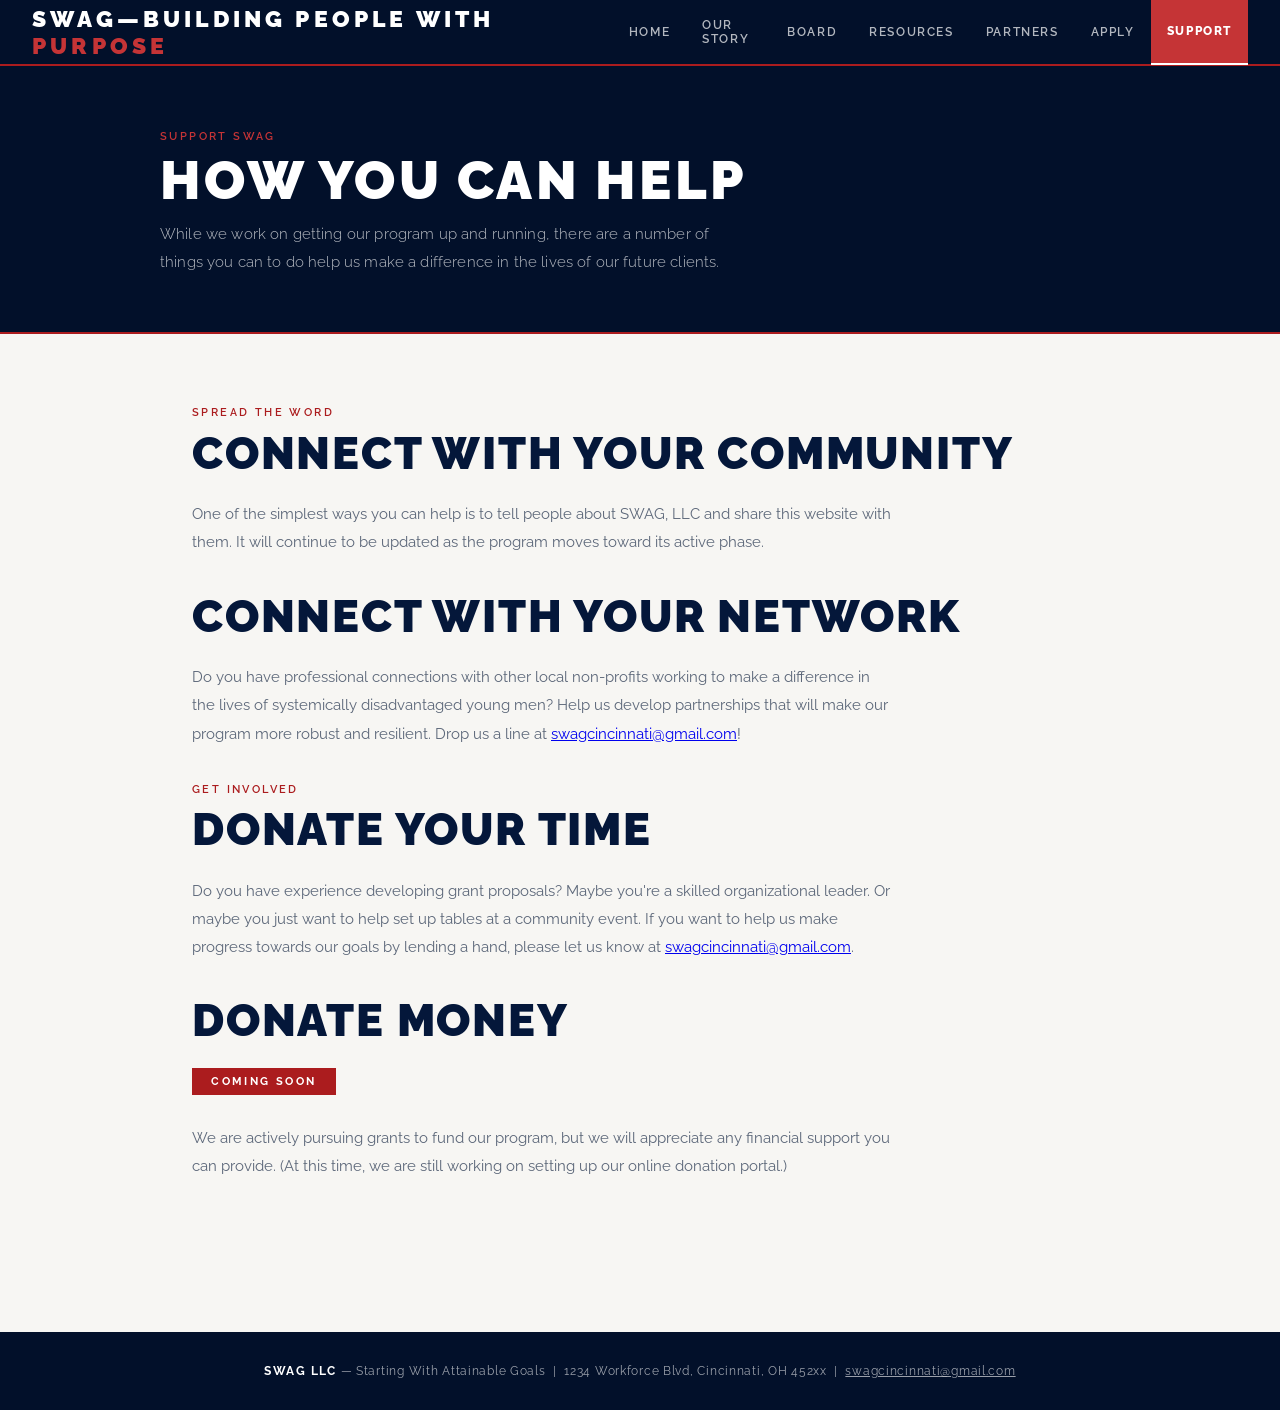
<file: support.html>
<!DOCTYPE html>
<html lang="en">
<head>
<meta charset="UTF-8">
<meta name="viewport" content="width=device-width, initial-scale=1.0">
<title>SWAG LLC &mdash; Building People with Purpose</title>
<link rel="stylesheet" href="style.css">
</head>
<body>

<nav>
  <a href="index.html" class="nav-logo">SWAG&mdash;Building People With <span>Purpose</span></a>
  <ul class="nav-links">
    <li><a href="index.html">Home</a></li>
    <li><a href="history.html">Our Story</a></li>
    <li><a href="board.html">Board</a></li>
    <li><a href="resources.html">Resources</a></li>
    <li><a href="partnerships.html">Partners</a></li>
    <li><a href="apply.html">Apply</a></li>
    <li><a href="support.html" class="nav-donate active">Support</a></li>
  </ul>
</nav>

<div class="page-header">
  <div class="page-header-inner">
    <div class="section-eyebrow">Support SWAG</div>
    <h2>How you can help</h2>
    <p>While we work on getting our program up and running, there are a number of things you can to do help us make a difference in the lives of our future clients.</p>
  </div>
</div>

<div class="section">
  <h4 class="section-eyebrow">Spread the Word</h4>
  <h2>Connect with your community</h2>
  <p>One of the simplest ways you can help is to tell people about SWAG, LLC and share this website with them. It will continue to be updated as the program moves toward its active phase.</p>
  <br>
  <h2>Connect with your network</h2>
  <p>Do you have professional connections with other local non-profits working to make a difference in the lives of systemically disadvantaged young men? Help us develop partnerships that will make our program more robust and resilient. Drop us a line at <a href="mailto:swagcincinnati@gmail.com">swagcincinnati@gmail.com</a>!</p>
  <br>
  <h4 class="section-eyebrow">Get involved</h4>
  <h2>Donate your time</h2>
  <p>Do you have experience developing grant proposals? Maybe you're a skilled organizational leader. Or maybe you just want to help set up tables at a community event. If you want to help us make progress towards our goals by lending a hand, please let us know at <a href="mailto:swagcincinnati@gmail.com">swagcincinnati@gmail.com</a>.</p>
  <br>
  <h2>Donate money</h2>
  <h3 class="cs-badge">Coming Soon</h3>
  <p>We are actively pursuing grants to fund our program, but we will appreciate any financial support you can provide. (At this time, we are still working on setting up our online donation portal.)</p>


</div>    
  <footer>
    <strong>SWAG LLC</strong> &mdash; Starting With Attainable Goals &nbsp;|&nbsp; 1234 Workforce Blvd, Cincinnati, OH 452xx &nbsp;|&nbsp; <a href="mailto:swagcincinnati@gmail.com">swagcincinnati@gmail.com</a>
  </footer>


</body>
</html>
</file>
<file: style.css>
/* ============================================================
   SWAG LLC — Stylesheet
   Palette derived from SWAG brand identity (light logo version)
   ============================================================ */

@import url('https://fonts.googleapis.com/css2?family=Raleway:wght@300;400;500;600;700;900&display=swap');

/* ── TOKENS ─────────────────────────────────────────────── */
:root {
  --navy:         #04173A;   /* primary text, headings, nav */
  --navy-deep:    #02102A;   /* darkest navy — nav bar, page headers */
  --navy-mid:     #0B2452;   /* hover states on dark surfaces */
  --red:          #AB1C1E;   /* primary accent — target red */
  --red-light:    #C53436;   /* hover state */
  --white:        #FFFFFF;
  --paper:        #F7F6F3;   /* warm off-white page background */
  --surface:      #FFFFFF;   /* card backgrounds */
  --muted:        #5C6779;   /* body / muted text on light surfaces */
  --muted-light:  #8A93A3;   /* lighter muted, captions */
  --border:       #E3E1DC;   /* hairline borders on light surfaces */
}

/* ── RESET ───────────────────────────────────────────────── */
*, *::before, *::after {
  box-sizing: border-box;
  margin: 0;
  padding: 0;
}

html { scroll-behavior: smooth; }

body {
  font-family: 'Raleway', sans-serif;
  background: var(--paper);
  color: var(--navy);
  min-height: 100vh;
  font-weight: 400;
}

/* ── NAVIGATION ──────────────────────────────────────────── */
nav {
  background: var(--navy-deep);
  display: flex;
  align-items: center;
  justify-content: space-between;
  padding: 0 2rem;
  height: 66px;
  position: sticky;
  top: 0;
  z-index: 100;
  border-bottom: 2px solid var(--red);
}

.nav-logo {
  font-family: 'Raleway', sans-serif;
  font-weight: 900;
  font-size: 1.45rem;
  color: var(--white);
  letter-spacing: 0.18em;
  text-transform: uppercase;
  text-decoration: none;
  cursor: pointer;
}

.nav-logo span { color: var(--red-light); }

.nav-links {
  display: flex;
  gap: 0;
  list-style: none;
}

.nav-links li a {
  color: rgba(255,255,255,0.7);
  text-decoration: none;
  font-size: 0.72rem;
  font-weight: 600;
  letter-spacing: 0.14em;
  text-transform: uppercase;
  padding: 0 1rem;
  height: 66px;
  display: flex;
  align-items: center;
  transition: color 0.2s, background 0.2s;
}

.nav-links li a:hover {
  color: var(--white);
  background: rgba(255,255,255,0.06);
}

.nav-links li a.active {
  color: var(--white);
  border-bottom: 2px solid var(--red);
  background: rgba(171,28,30,0.12);
}

.nav-logo-mark {
  display: flex;
  align-items: center;
  height: 100%;
  cursor: pointer;
  flex-shrink: 0;
}

.nav-logo-mark svg {
  display: block;
}

.nav-links li a.nav-donate {
  background: var(--red);
  color: var(--white);
  font-weight: 800;
}

.nav-links li a.nav-donate:hover {
  background: var(--red-light);
  color: var(--white);
}

.nav-links li a.nav-donate.active {
  background: var(--red-light);
  border-bottom: 2px solid var(--white);
}

/* ── HERO ────────────────────────────────────────────────── */
.hero {
  background: var(--navy-deep);
  padding: 6rem 2rem 5rem;
  position: relative;
  overflow: hidden;
}

/* Subtle concentric-ring echo of the SWAG target logo */
.hero::before,
.hero::after {
  content: '';
  position: absolute;
  border-radius: 50%;
  border: 1px solid rgba(171,28,30,0.18);
  top: 50%;
  right: -180px;
  transform: translateY(-50%);
}

.hero::before {
  width: 540px; height: 540px;
}

.hero::after {
  width: 360px; height: 360px;
  border-color: rgba(171,28,30,0.26);
  right: -100px;
}

.hero-inner {
  max-width: 860px;
  margin: 0 auto;
  position: relative;
}

.hero-eyebrow {
  font-size: 0.72rem;
  font-weight: 600;
  letter-spacing: 0.22em;
  text-transform: uppercase;
  color: var(--red-light);
  margin-bottom: 1.4rem;
}

.hero h1 {
  font-family: 'Raleway', sans-serif;
  font-weight: 900;
  font-size: clamp(2.8rem, 7vw, 5.5rem);
  line-height: 1.0;
  text-transform: uppercase;
  letter-spacing: 0.06em;
  margin-bottom: 1.6rem;
  color: var(--white);
}

.hero h1 em {
  font-style: normal;
  color: var(--red-light);
}

.hero-sub {
  font-size: 1rem;
  font-weight: 300;
  line-height: 1.8;
  color: rgba(255,255,255,0.78);
  max-width: 540px;
  margin-bottom: 2.6rem;
  letter-spacing: 0.02em;
}

/* ── BUTTONS ─────────────────────────────────────────────── */
.btn {
  display: inline-block;
  background: var(--red);
  color: var(--white);
  font-family: 'Raleway', sans-serif;
  font-weight: 700;
  font-size: 0.72rem;
  letter-spacing: 0.18em;
  text-transform: uppercase;
  padding: 0.9rem 2.2rem;
  text-decoration: none;
  cursor: pointer;
  border: none;
  border-radius: 0;
  transition: background 0.2s, transform 0.15s;
}

.btn:hover {
  background: var(--red-light);
  transform: translateY(-1px);
}

.btn-outline {
  background: transparent;
  border: 1px solid rgba(255,255,255,0.35);
  color: rgba(255,255,255,0.85);
  margin-left: 0.8rem;
}

.btn-outline:hover {
  border-color: var(--white);
  color: var(--white);
  background: rgba(255,255,255,0.06);
}

/* ── STATS BAR ───────────────────────────────────────────── */
.stats-bar {
  background: var(--red);
  display: flex;
  justify-content: center;
  flex-wrap: wrap;
}

.stat-item {
  padding: 1.8rem 3rem;
  text-align: center;
  border-right: 1px solid rgba(255,255,255,0.22);
}

.stat-item:last-child { border-right: none; }

.stat-num {
  font-family: 'Raleway', sans-serif;
  font-weight: 900;
  font-size: 2.8rem;
  color: var(--white);
  line-height: 1;
  letter-spacing: 0.04em;
}

.stat-label {
  font-size: 0.65rem;
  font-weight: 600;
  text-transform: uppercase;
  letter-spacing: 0.16em;
  color: rgba(255,255,255,0.8);
  margin-top: 0.35rem;
}

.stats-bar h2.stat-item {
  font-family: 'Raleway', sans-serif;
  font-weight: 900;
  font-size: 2.8rem;
  line-height: 1;
  letter-spacing: 0.04em;
  color: var(--navy);
  display: flex;
  align-items: center;
}

/* ── GENERIC SECTION ─────────────────────────────────────── */
.section {
  max-width: 960px;
  margin: 0 auto;
  padding: 4.5rem 2rem;
}

.section-eyebrow {
  font-size: 0.68rem;
  font-weight: 600;
  letter-spacing: 0.22em;
  text-transform: uppercase;
  color: var(--red);
  margin-bottom: 0.6rem;
}

.section h2 {
  font-family: 'Raleway', sans-serif;
  font-weight: 900;
  font-size: clamp(1.8rem, 4vw, 2.8rem);
  color: var(--navy);
  margin-bottom: 1.4rem;
  line-height: 1.1;
  letter-spacing: 0.04em;
  text-transform: uppercase;
}

.section p {
  color: var(--muted);
  line-height: 1.85;
  font-size: 0.95rem;
  font-weight: 400;
  max-width: 700px;
  margin-bottom: 1rem;
}

/* ── PILLARS ─────────────────────────────────────────────── */
.pillars {
  display: grid;
  grid-template-columns: repeat(auto-fit, minmax(210px, 1fr));
  gap: 1.5rem;
  margin-top: 3rem;
}

.pillar {
  background: var(--surface);
  border: 1px solid var(--border);
  border-top: 3px solid var(--red);
  padding: 2rem 1.6rem;
  transition: box-shadow 0.2s, transform 0.2s;
}

.pillar:hover {
  box-shadow: 0 8px 24px rgba(4,23,58,0.08);
  transform: translateY(-2px);
}

.pillar-icon {
  font-size: 1.6rem;
  margin-bottom: 0.9rem;
}

.pillar h3 {
  font-family: 'Raleway', sans-serif;
  font-weight: 700;
  font-size: 0.9rem;
  color: var(--navy);
  margin-bottom: 0.5rem;
  text-transform: uppercase;
  letter-spacing: 0.1em;
}

.pillar p {
  font-size: 0.84rem;
  color: var(--muted);
  margin: 0;
  font-weight: 400;
  line-height: 1.7;
}

/* ── PAGE HEADER BAND ────────────────────────────────────── */
.page-header {
  background: var(--navy-deep);
  padding: 4rem 2rem 3.5rem;
  border-bottom: 2px solid var(--red);
}

.page-header-inner {
  max-width: 960px;
  margin: 0 auto;
}

.page-header .section-eyebrow { color: var(--red-light); }

.page-header h2 {
  font-family: 'Raleway', sans-serif;
  font-weight: 900;
  font-size: clamp(2rem, 5vw, 3.4rem);
  text-transform: uppercase;
  letter-spacing: 0.06em;
  line-height: 1;
  margin-top: 0.5rem;
  color: var(--white);
}

.page-header p {
  color: rgba(255,255,255,0.72);
  margin-top: 0.9rem;
  font-size: 0.95rem;
  font-weight: 300;
  line-height: 1.8;
  max-width: 560px;
  letter-spacing: 0.01em;
}

/* ── BOARD CARDS ─────────────────────────────────────────── */
.board-grid {
  display: grid;
  grid-template-columns: repeat(auto-fill, minmax(270px, 1fr));
  gap: 1.5rem;
  margin-top: 2.5rem;
}

.board-card {
  background: var(--surface);
  border: 1px solid var(--border);
  overflow: hidden;
  transition: box-shadow 0.2s, transform 0.2s;
}

.board-card:hover {
  box-shadow: 0 8px 24px rgba(4,23,58,0.08);
  transform: translateY(-2px);
}

.board-card-accent {
  height: 3px;
  background: var(--border);
}

.board-card-accent.gold { background: var(--red); }

.board-card-body { padding: 1.8rem; }

.board-initials {
  width: 52px;
  height: 52px;
  border-radius: 50%;
  background: var(--navy);
  color: var(--white);
  font-family: 'Raleway', sans-serif;
  font-weight: 700;
  font-size: 1.1rem;
  letter-spacing: 0.05em;
  display: flex;
  align-items: center;
  justify-content: center;
  margin-bottom: 1.1rem;
}

.board-name {
  font-family: 'Raleway', sans-serif;
  font-weight: 700;
  font-size: 1rem;
  color: var(--navy);
  text-transform: uppercase;
  letter-spacing: 0.1em;
}

.board-title {
  font-size: 0.68rem;
  font-weight: 600;
  letter-spacing: 0.16em;
  text-transform: uppercase;
  color: var(--red);
  margin: 0.3rem 0 1rem;
}

.board-bio {
  font-size: 0.85rem;
  color: var(--muted);
  line-height: 1.75;
  font-weight: 400;
}

/* ── COMING SOON ─────────────────────────────────────────── */
.coming-soon-wrap {
  min-height: 60vh;
  display: flex;
  flex-direction: column;
  align-items: center;
  justify-content: center;
  text-align: center;
  padding: 5rem 2rem;
}

.cs-badge {
  display: inline-block;
  background: var(--red);
  color: var(--white);
  font-family: 'Raleway', sans-serif;
  font-weight: 700;
  font-size: 0.68rem;
  letter-spacing: 0.22em;
  text-transform: uppercase;
  padding: 0.45rem 1.2rem;
  margin-bottom: 1.8rem;
}

.coming-soon-wrap h2 {
  font-family: 'Raleway', sans-serif;
  font-weight: 900;
  font-size: clamp(2.4rem, 6vw, 4.5rem);
  color: var(--navy);
  text-transform: uppercase;
  letter-spacing: 0.08em;
  line-height: 1;
  margin-bottom: 1.4rem;
}

.coming-soon-wrap p {
  color: var(--muted);
  max-width: 460px;
  line-height: 1.8;
  font-size: 0.95rem;
  font-weight: 400;
}

.contact-info {
  font-size: 0.9rem;
  color: var(--navy);
  font-weight: 600;
  letter-spacing: 0.06em;
  margin-top: 0.5rem;
}

/* ── TIMELINE ────────────────────────────────────────────── */
.timeline {
  margin-top: 3rem;
  border-left: 2px solid var(--red);
  padding-left: 2.2rem;
}

.tl-item {
  position: relative;
  margin-bottom: 2.8rem;
}

.tl-item::before {
  content: '';
  width: 10px;
  height: 10px;
  background: var(--red);
  border-radius: 50%;
  position: absolute;
  left: -2.72rem;
  top: 0.4rem;
}

.tl-year {
  font-size: 0.68rem;
  font-weight: 700;
  letter-spacing: 0.18em;
  color: var(--red);
  text-transform: uppercase;
  margin-bottom: 0.3rem;
}

.tl-title {
  font-family: 'Raleway', sans-serif;
  font-weight: 700;
  font-size: 1rem;
  color: var(--navy);
  text-transform: uppercase;
  letter-spacing: 0.08em;
  margin-bottom: 0.5rem;
}

.tl-body {
  font-size: 0.88rem;
  color: var(--muted);
  line-height: 1.8;
  font-weight: 400;
  max-width: 620px;
}

/* ── RESOURCE & PARTNER CARDS ────────────────────────────── */
.resource-grid {
  display: grid;
  grid-template-columns: repeat(auto-fill, minmax(320px, 1fr));
  gap: 1.5rem;
  margin-top: 2.5rem;
}

.resource-card {
  background: var(--surface);
  border: 1px solid var(--border);
  padding: 2rem;
  display: flex;
  flex-direction: column;
  gap: 0.6rem;
  transition: box-shadow 0.2s, transform 0.2s, border-color 0.2s;
}

.resource-card:hover {
  box-shadow: 0 8px 24px rgba(4,23,58,0.08);
  transform: translateY(-3px);
  border-color: var(--red);
}

.rc-tag {
  font-size: 0.65rem;
  font-weight: 700;
  letter-spacing: 0.18em;
  text-transform: uppercase;
  color: var(--red);
}

.rc-title {
  font-family: 'Raleway', sans-serif;
  font-weight: 700;
  font-size: 1rem;
  color: var(--navy);
  text-transform: uppercase;
  letter-spacing: 0.06em;
}

.rc-body {
  font-size: 0.86rem;
  color: var(--muted);
  line-height: 1.75;
  flex: 1;
  font-weight: 400;
}

.rc-link {
  font-size: 0.7rem;
  font-weight: 700;
  color: var(--red);
  text-decoration: none;
  letter-spacing: 0.14em;
  text-transform: uppercase;
  align-self: flex-start;
  border-bottom: 1px solid rgba(171,28,30,0.4);
  padding-bottom: 1px;
  transition: border-color 0.2s, color 0.2s;
}

.rc-link:hover {
  color: var(--red-light);
  border-bottom-color: var(--red-light);
}

/* ── PARTNER CARDS ───────────────────────────────────────── */
.partner-card {
  background: var(--surface);
  border: 1px solid var(--border);
  padding: 2rem;
  display: flex;
  align-items: flex-start;
  gap: 1.2rem;
  transition: box-shadow 0.2s, transform 0.2s;
}

.partner-card:hover {
  box-shadow: 0 8px 24px rgba(4,23,58,0.08);
  transform: translateY(-2px);
}

.partner-icon {
  width: 50px;
  height: 50px;
  background: var(--navy);
  flex-shrink: 0;
  display: flex;
  align-items: center;
  justify-content: center;
  font-size: 1.3rem;
}

.partner-name {
  font-family: 'Raleway', sans-serif;
  font-weight: 700;
  font-size: 0.95rem;
  color: var(--navy);
  text-transform: uppercase;
  letter-spacing: 0.08em;
}

.partner-type {
  font-size: 0.65rem;
  font-weight: 700;
  letter-spacing: 0.16em;
  text-transform: uppercase;
  color: var(--red);
  margin: 0.2rem 0 0.6rem;
}

.partner-desc {
  font-size: 0.86rem;
  color: var(--muted);
  line-height: 1.7;
  font-weight: 400;
}

/* ── FOOTER ──────────────────────────────────────────────── */
footer {
  background: var(--navy-deep);
  color: rgba(255,255,255,0.6);
  text-align: center;
  padding: 2rem;
  font-size: 0.75rem;
  font-weight: 400;
  letter-spacing: 0.06em;
  margin-top: 4rem;
}

footer strong {
  color: var(--white);
  font-weight: 700;
  letter-spacing: 0.12em;
}

footer a {
  color: inherit;
  text-decoration: underline;
}

footer a:hover {
  color: var(--red-light);
}

/* ── RESPONSIVE ──────────────────────────────────────────── */
@media (max-width: 640px) {
  .nav-links li a {
    font-size: 0.62rem;
    padding: 0 0.55rem;
    letter-spacing: 0.08em;
  }

  .stat-item { padding: 1.2rem 1.4rem; }
  .stat-num  { font-size: 2rem; }

  .btn-outline { margin-left: 0; margin-top: 0.6rem; }
}
</file>
